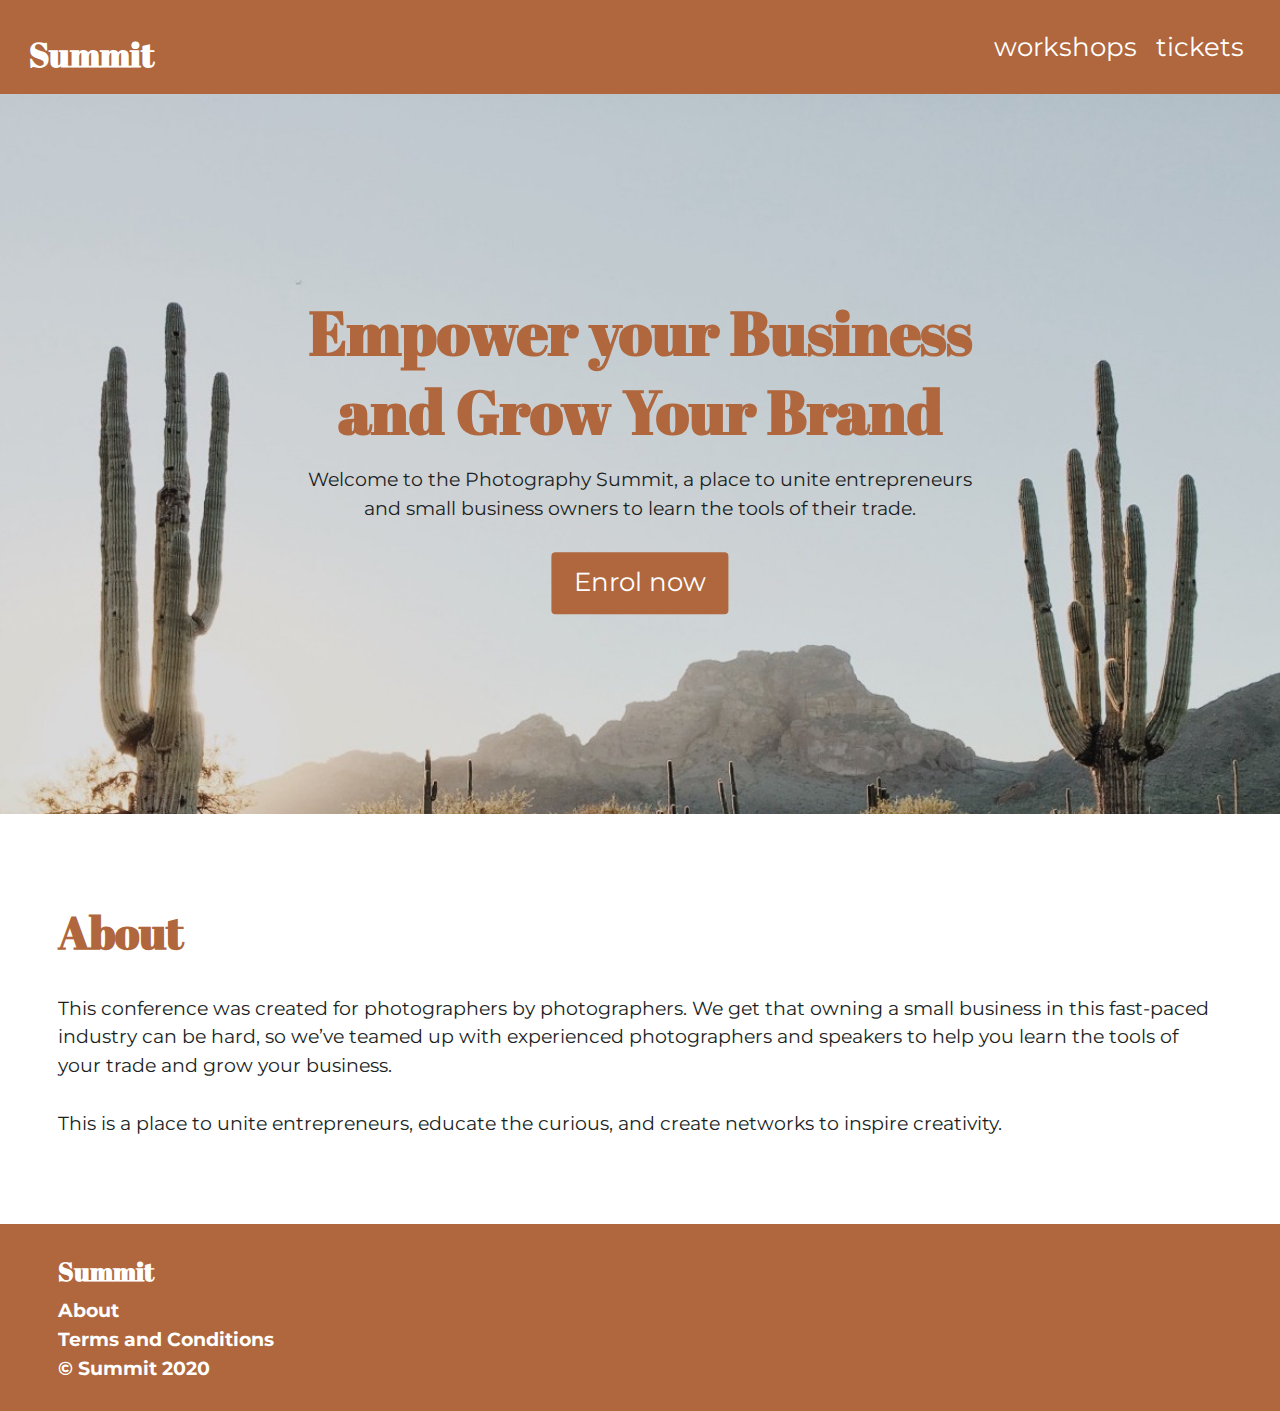
<file: index.html>
<!DOCTYPE html>
<html lang="en-ca">
<head>
  <meta charset="utf-8">
  <title>Summit</title>
  <link href="css/modules.css" rel="stylesheet">
  <link href="css/grid.css" rel="stylesheet">
  <link href="css/type.css" rel="stylesheet">
  <link href="css/main.css" rel="stylesheet">
  <link href="https://fonts.googleapis.com/css2?family=Abril+Fatface&family=Montserrat&display=swap" rel="stylesheet">
  <link rel="shortcut icon" href="favicon.ico">
  <link rel="icon" type="image/png" href="favicon-196.png">
  <meta name="viewport" content="width=device-width,initial-scale=1">
</head>
<body>

  <ul class="skip-links">
    <li><a href="#nav">Jump to navigation</a></li>
    <li><a href="#main">Jump to main content</a></li>
  </ul>

  <header role="banner">
    <div class=" header grid grid-middle gutter push-0">
      <h1 class="unit xs-1 s-1 m-1-3 l-1-3 giga pad-b-1-2 pad-t push-0"><a href="index.html" class="pages">Summit</a></h1>
      <nav class="unit xs-1 s-1 m-2-3 l-2-3 pad-b -1-2 pad-t" role="navigation" id="nav" tabindex="0">
        <ul class="list-group-inline push-0 text-right">
          <li><a class="gutter-1-4 pages nav mega" href="workshops.html">workshops</a></li>
          <li><a class="gutter-1-4 pages nav mega" href="tickets.html">tickets</a></li>
        </ul>
      </nav>

    </div>
  </header>

  <main role="main" id="main" tabindex="0">

    <section>
      <div class="banner embed embed-16by9">
        <img class="embed-item" src="images/banner.jpg" alt="landscape photo">
        <div class="banner-content pin-c max-length text-center">
          <h2 class="push-1-2">Empower your Business and Grow Your Brand</h2>
          <p>Welcome to the Photography Summit, a place to unite entrepreneurs and small business owners to learn the tools of their trade.</p>
          <a class="btn btn-light mega" href="sign-up.html">Enrol now</a>
        </div>
      </div>
    </section>

    <br>

    <section class="border pad-t-2 pad-b-2 gutter-2">
      <h2 class="tera">About</h2>
      <p>This conference was created for photographers by photographers. We get that owning a small business in this fast-paced industry can be hard, so we’ve teamed up with experienced photographers and speakers to help you learn the tools of your trade and grow your business.</p>
      <p>This is a place to unite entrepreneurs, educate the curious, and create networks to inspire creativity.</p>
    </section>
  </main>

  <footer role="contentinfo">
    <div class=" footer micro text-left gutter-2 island">
      <p class="mega push-0 pad-b-1-4 bold">Summit</p>
      <ul class="push-0 list-group bold kilo">
        <li>About</li>
        <li>Terms and Conditions</li>
        <li>© Summit 2020</li>
      </ul>
    </div>
  </footer>

</body>
</html>
</file>
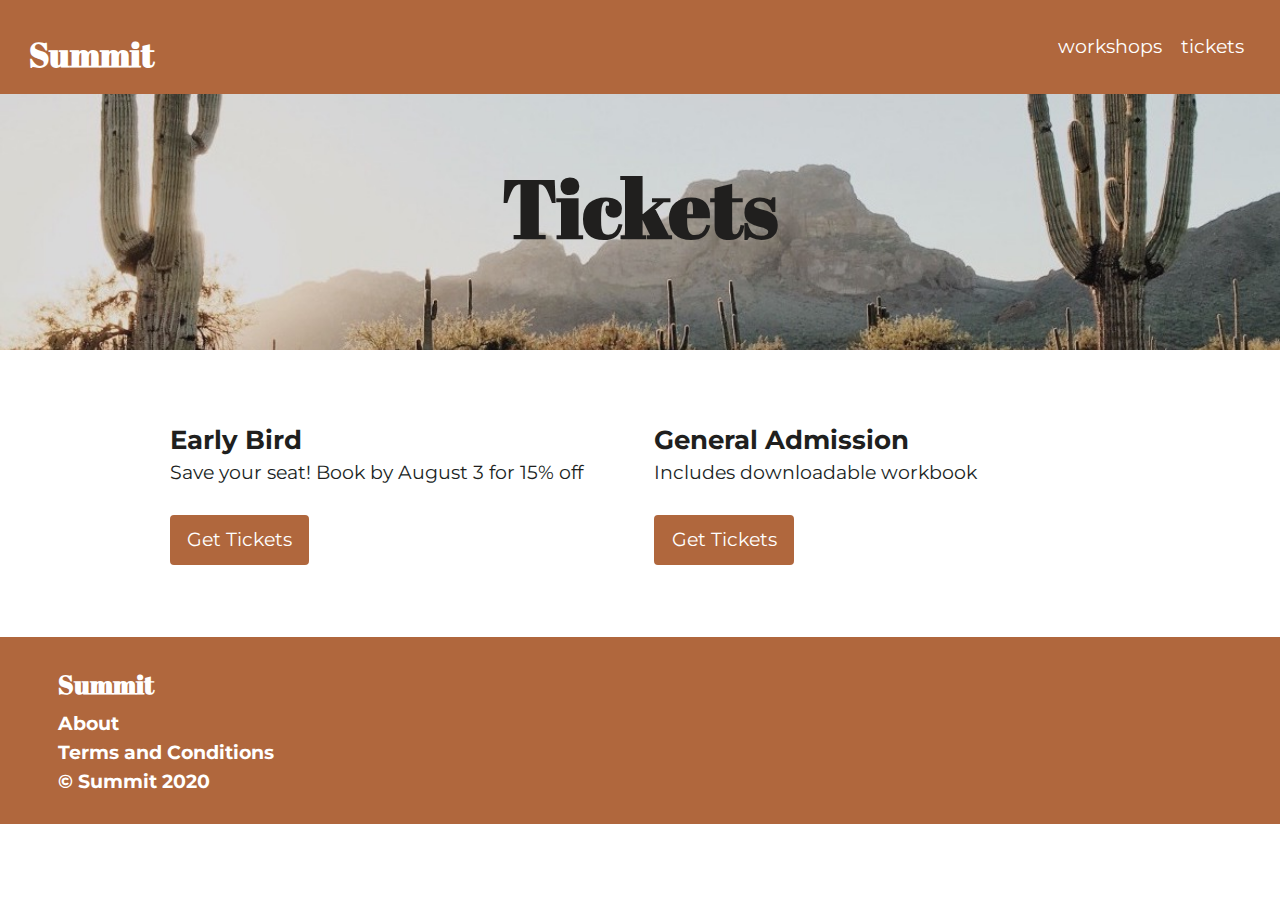
<file: tickets.html>
<!DOCTYPE html>
<html lang="en-ca">
<head>
  <meta charset="utf-8">
  <title>Summit - tickets</title>
  <meta name="viewport" content="width=device-width,initial-scale=1">
  <link href="css/modules.css" rel="stylesheet">
  <link href="css/grid.css" rel="stylesheet">
  <link href="css/type.css" rel="stylesheet">
  <link href="css/main.css" rel="stylesheet">
  <link href="https://fonts.googleapis.com/css2?family=Abril+Fatface&family=Montserrat&display=swap" rel="stylesheet">
</head>

<body>
  <ul class="skip-links">
    <li><a href="#nav">Jump to navigation</a></li>
    <li><a href="#main">Jump to main content</a></li>
  </ul>

  <header role="banner">
    <div class=" header grid grid-middle gutter push-0">
      <h1 class="unit xs-1 s-1 m-1-3 l-1-3 giga pad-b-1-2 pad-t push-0"><a href="index.html">Summit</a></h1>

      <nav class="unit xs-1 s-1 m-2-3 l-2-3 pad-b -1-2 pad-t" role="navigation" id="nav" tabindex="0">
        <ul class="list-group-inline push-0 text-right">
          <li><a class="gutter-1-4" href="workshops.html"><span class="pages">workshops</span></a></li>
          <li><a class="gutter-1-4" href="tickets.html"><span class="pages">tickets</span></a></li>
        </ul>
      </nav>

    </div>
  </header>

  <main role="main" id="main" tabindex="0">

    <section>
      <div class="banner embed embed-5by1">
        <img class="embed-item" src="images/wide-banner.jpg" alt="">
        <div class="banner-content pin-c max-length">
          <h1 class="caption text-center">Tickets</h1>
        </div>
      </div>
    </section>

    <section class="border pad-t-2 pad-b-2 gutter-2">
      <div class="grid grid-stretch wrapper gutter-1-2">
        <div class="unit card xs-1 s-1 m-1-2 l-1-2 pad-t-2 island-1-2">
          <h3 class="mega push-0">Early Bird</h3>
          <p>Save your seat! Book by August 3 for 15% off</p>
          <a class="btn btn-light" href="sign-up.html">Get Tickets</a>
        </div>
        <div class="unit card xs-1 s-1 m-1-2 l-1-2 pad-t-2 island-1-2">
          <h3 class="mega push-0">General Admission</h3>
          <p>Includes downloadable workbook</p>
          <a class="btn btn-light" href="sign-up.html">Get Tickets</a>
        </div>
    </section>

  </main>

  <footer role="contentinfo">
    <div class=" footer micro text-left gutter-2 island">
      <p class="mega push-0 pad-b-1-4 bold">Summit</p>
      <ul class="push-0 list-group bold kilo">
        <li>About</li>
        <li>Terms and Conditions</li>
        <li>© Summit 2020</li>
      </ul>
    </div>
  </footer>

</body>
</html>
</file>
<file: css/modules.css>
/*
 * Modulifier || Code released under the UNLICENSE
 * Code under other copyrights & licenses listed below.
 * https://modulifier.web-dev.tools/#responsive;images;list-group;embed;media-object;icons;hidden;positioning;nice-lists;forms;buttons;accessibility;print
 */

@-moz-viewport { width: device-width; scale: 1; }
@-ms-viewport { width: device-width; scale: 1; }
@-o-viewport { width: device-width; scale: 1; }
@-webkit-viewport { width: device-width; scale: 1; }
@viewport { width: device-width; scale: 1; }

html {
  box-sizing: border-box;
  -moz-text-size-adjust: 100%;
  -ms-text-size-adjust: 100%;
  -webkit-text-size-adjust: 100%;
  text-size-adjust: 100%;
}

*, *::before, *::after {
  box-sizing: inherit;
}

body {
  margin: 0;
}

article,
aside,
details,
figcaption,
figure,
footer,
header,
main,
menu,
nav,
section,
summary {
  display: block;
}

audio,
canvas,
progress,
video {
  display: inline-block;
  vertical-align: baseline;
}

template {
  display: none;
}

details {
  cursor: pointer;
}

audio:not([controls]) {
  display: none;
  height: 0;
}

a,
area,
button,
input,
label,
select,
textarea,
[tabindex] {
  -ms-touch-action: manipulation;
  touch-action: manipulation;
}

img {
  border: 0;
}

.img-flex,
.img-flex img {
  display: block;
  width: 100%;
}

svg {
  fill: currentColor;
}

svg:not(:root) {
  overflow: hidden;
}

svg.img-flex {
  width: 100%;
  height: 100%;
}

.image-replacement, .ir {
  overflow: hidden;
  direction: ltr;
  text-align: left;
  text-indent: 100%;
  white-space: nowrap;
}

.list-group, .list-group-inline, .list-group--inline {
  padding-left: 0;
  list-style-type: none;
}

.list-group > dd {
  margin-left: 0;
}

.list-group-inline::before,
.list-group-inline::after,
.list-group--inline::before,
.list-group--inline::after {
  content: "";
  display: table;
}

.list-group-inline::after,
.list-group--inline::after {
  clear: both;
}

.list-group-inline > li,
.list-group--inline > li {
  display: inline-block;
}

.list-group-inline > dt,
.list-group--inline > dt {
  clear: left;
  float: left;
  width: 11em;
}

.list-group-inline > dd,
.list-group--inline > dd {
  float: left;
  min-width: 12em;
}

.embed {
  margin-left: 0;
  margin-right: 0;
  overflow: hidden;
  position: relative;
  width: 100%;
}

.embed-1by1, .embed--1by1 {
  padding-top: 100%; /* Square */
}

.embed-4by3, .embed--4by3 {
  padding-top: 75%; /* Traditional TV/computer screens */
}

.embed-iso216, .embed--iso216 {
  padding-top: 70.92%; /* A-standard paper sizes */
}

.embed-3by2, .embed--3by2 {
  padding-top: 66.6%; /* Classic 35 mm film & most digital photos, landscape */
}

.embed-2by3, .embed--2by3 {
  padding-top: 150%; /* Classic 35 mm film & most digital photos, portrait */
}

.embed-golden, .embed--golden {
  padding-top: 61.8%; /* The Golden Ratio */
}

.embed-16by9, .embed--16by9 {
  padding-top: 56.25%; /* HD TV */
}

.embed-185by100, .embed--185by100 {
  padding-top: 54.05%; /* Common widescreen cinema */
}

.embed-24by10, .embed--24by10 {
  padding-top: 41.667%; /* Widescreen cinema: 2.4:1 */
}

.embed-3by1, .embed--3by1 {
  padding-top: 33.3333%; /* Panorama photos */
}

.embed-4by1, .embed--4by1 {
  padding-top: 25%; /* Polyvision */
}

.embed-5by1, .embed--5by1 {
  padding-top: 20%; /* Really wide... */
}

.embed-item, .embed__item {
  min-height: 100%;
  left: 0;
  position: absolute;
  top: 0;
  width: 100%;
}

.media {
  overflow: hidden;
}

.media-img, .media__img {
  float: left;
}

.media-img-reversed, .media__img--reversed {
  float: right;
}

.media-img-stacked, .media__img--stacked {
  float: none;
}

.media-body, .media__body {
  overflow: hidden;
  min-width: 12em; /* Slightly less than 200px, responsiveness built in */
}

.icon {
  display: inline-block;
  position: relative;
  background: transparent none no-repeat center center;
  background-size: contain;
  vertical-align: middle;
}

.i-16, .i--16 {
  height: 16px;
  width: 16px;
}

.i-18, .i--18 {
  height: 18px;
  width: 18px;
}

.i-20, .i--20 {
  height: 20px;
  width: 20px;
}

.i-24, .i--24 {
  height: 24px;
  width: 24px;
}

.i-32, .i--32 {
  height: 32px;
  width: 32px;
}

.i-48, .i--48 {
  height: 48px;
  width: 48px;
}

.i-64, .i--64 {
  height: 64px;
  width: 64px;
}

.i-96, .i--96 {
  height: 96px;
  width: 96px;
}

.i-128, .i--128 {
  height: 128px;
  width: 128px;
}

.i-192, .i--192 {
  height: 192px;
  width: 192px;
}

.i-256, .i--256 {
  height: 256px;
  width: 256px;
}

.icon img,
.icon svg {
  left: 0;
  height: 100%;
  position: absolute;
  top: 0;
  width: 100%;
  fill: currentColor;
}

.icon-label {
  vertical-align: middle;
}

.icon-link,
.icon-link:focus,
.icon-link:hover {
  text-decoration: none;
}

[hidden], .hidden {
  /* stylelint-disable declaration-no-important */
  display: none !important;
  visibility: hidden !important;
  /* stylelint-enable */
}

.visually-hidden {
  height: 1px;
  margin: -1px;
  overflow: hidden;
  padding: 0;
  position: absolute;
  width: 1px;
  border: 0;
  clip: rect(0 0 0 0);
  clip-path: inset(50%);
}

.visually-hidden.focusable:active, .visually-hidden.focusable:focus {
  height: auto;
  margin: 0;
  overflow: visible;
  position: static;
  width: auto;
  clip: auto;
  clip-path: none;
}

.invisible {
  visibility: hidden;
}

.chop,
.crop {
  overflow: hidden;
}

.truncate {
  max-width: 100%;
  overflow: hidden;
  width: 100%;
  text-overflow: ellipsis;
  white-space: nowrap;
}

.scrollable {
  max-width: 100%;
  overflow-x: auto;
  overflow-y: hidden;
  -webkit-overflow-scrolling: touch;
}

.flex-row {
  display: -webkit-flex;
  display: -ms-flexbox;
  display: flex;
}

.flex-justify {
  -webkit-justify-content: space-between;
  -ms-flex-pack: space-between;
  justify-content: space-between;
}

.flex-align-center {
  -webkit-align-items: center;
  -ms-flex-align: center;
  align-items: center;
}

.center-text,
.center-flow {
  text-align: center;
}

.center-block {
  margin-left: auto;
  margin-right: auto;
}

.no-auto-margins,
.not-centered {
  /* stylelint-disable declaration-no-important */
  margin-left: 0 !important;
  margin-right: 0 !important;
  /* stylelint-enable */
}

.center-content,
.center-content-vertical,
.center-contents,
.center-contents-vertical {
  display: -webkit-flex;
  display: -ms-flexbox;
  display: flex;
  -webkit-justify-content: center;
  -ms-flex-pack: center;
  justify-content: center;
  -webkit-align-items: center;
  -ms-flex-align: center;
  align-items: center;
  -webkit-align-content: center;
  -ms-flex-line-pack: center;
  align-content: center;
  -webkit-flex-direction: column wrap;
  -ms-flex-direction: column wrap;
  flex-flow: column wrap;
}

.center-content-start,
.center-content-vertical-start,
.center-contents-start,
.center-contents-vertical-start {
  display: -webkit-flex;
  display: -ms-flexbox;
  display: flex;
  -webkit-justify-content: center;
  -ms-flex-pack: center;
  justify-content: center;
  -webkit-flex-direction: column wrap;
  -ms-flex-direction: column wrap;
  flex-flow: column wrap;
}

.center-content-horizontal,
.center-contents-horizontal {
  display: -webkit-flex;
  display: -ms-flexbox;
  display: flex;
  -webkit-justify-content: center;
  -ms-flex-pack: center;
  justify-content: center;
  -webkit-align-items: center;
  -ms-flex-align: center;
  align-items: center;
  -webkit-align-content: center;
  -ms-flex-line-pack: center;
  align-content: center;
  -webkit-flex-direction: row wrap;
  -ms-flex-direction: row wrap;
  flex-flow: row wrap;
}

.clearfix::after {
  content: " ";
  display: block;
  clear: both;
}

.left {
  float: left;
}

.right {
  float: right;
}

.inline {
  display: inline;
}

.block {
  display: block;
}

.inline-block, .ib {
  display: inline-block;
}

.valign-top {
  vertical-align: top;
}

.valign-bottom {
  vertical-align: bottom;
}

.valign-middle {
  vertical-align: middle;
}

.fixed {
  position: fixed;
}

.relative {
  position: relative;
}

[class*="pin-"],
.absolute {
  position: absolute;
}

.static {
  position: static;
}

.zindex-1 {
  z-index: 1;
}

.zindex-2 {
  z-index: 2;
}

.zindex-3 {
  z-index: 3;
}

.zindex-1000 {
  z-index: 1000;
}

.pin-top-left,
.pin-left-top,
.pin-tl,
.pin-lt {
  top: 0;
  left: 0;
}

.pin-top-right,
.pin-right-top,
.pin-tr,
.pin-rt {
  top: 0;
  right: 0;
}

.pin-bottom-left,
.pin-left-bottom,
.pin-bl,
.pin-lb {
  bottom: 0;
  left: 0;
}

.pin-bottom-right,
.pin-right-bottom,
.pin-br,
.pin-rb {
  bottom: 0;
  right: 0;
}

.pin-top-center,
.pin-center-top,
.pin-tc,
.pin-ct {
  left: 50%;
  top: 0;
  transform: translateX(-50%);
}

.pin-bottom-center,
.pin-center-bottom,
.pin-bc,
.pin-cb {
  bottom: 0;
  left: 50%;
  transform: translateX(-50%);
}

.pin-center-left,
.pin-left-center,
.pin-cl,
.pin-lc {
  left: 0;
  top: 50%;
  transform: translateY(-50%);
}

.pin-center-right,
.pin-right-center,
.pin-cr,
.pin-rc {
  right: 0;
  top: 50%;
  transform: translateY(-50%);
}

.pin-center, .pin-c {
  left: 50%;
  top: 50%;
  transform: translate(-50%, -50%);
}

.width-quarter, .w-1-4 {
  width: 25%;
}

.width-half, .w-1-2 {
  width: 50%;
}

.width-full, .w-1 {
  width: 100%;
}

.height-quarter, .h-1-4 {
  height: 25%;
}

.height-half, .h-1-2 {
  height: 50%;
}

.height-full, .h-1 {
  height: 100%;
}

.height-win-quarter, .h-w-1-4 {
  height: 25vh;
  max-height: 46em;
}

.height-win-half, .h-w-1-2 {
  height: 50vh;
  max-height: 46em;
}

.height-win-full, .h-w-1 {
  height: 100vh;
  max-height: 46em;
}

ul {
  list-style-type: none;
}

ul > li::before {
  content: "·";
  float: left;
  margin-left: -1.6em;
  width: 1.3em;
  text-align: right;
}

ol {
  counter-reset: ol-simple-numbers;
  list-style-type: none;
}

ol > li::before {
  float: left;
  margin-left: -1.6em;
  width: 1.3em;
  counter-increment: ol-simple-numbers;
  content: counter(ol-simple-numbers);
  text-align: right;
}

.list-group > li::before,
.list-group-inline > li::before,
.list-group--inline > li::before {
  content: none;
}

/* stylelint-disable no-descending-specificity */

/*
 * (c) Nicolas Gallagher and Jonathan Neal of Normalize.css || MIT License
 *     https://necolas.github.io/normalize.css/
 */

button,
input,
optgroup,
select,
textarea {
  color: inherit;
  font: inherit;
  margin: 0;
}

button,
input {
  overflow: visible;
}

button,
select {
  text-transform: none;
}

button,
html [type="button"],
[type="reset"],
[type="submit"] {
  -webkit-appearance: button;
  cursor: pointer;
}

button[disabled],
html input[disabled] {
  cursor: default;
}

button::-moz-focus-inner,
input::-moz-focus-inner {
  border: 0;
  padding: 0;
}

[type="checkbox"],
[type="radio"] {
  opacity: 0;
  position: absolute;
  height: 1px;
  width: 1px;
}

[type="number"]::-webkit-inner-spin-button,
[type="number"]::-webkit-outer-spin-button {
  height: auto;
}

[type="search"]::-webkit-search-cancel-button,
[type="search"]::-webkit-search-decoration {
  -webkit-appearance: none;
}

fieldset {
  padding-left: 0;
  padding-right: 0;

  border: 0;
  border-top: 2px solid #666;
}

legend {
  color: inherit;
  display: table;
  max-width: 100%;
  padding: 0 .3em 0 0;
  white-space: normal;

  border: 0;

  font-weight: bold;
}

optgroup {
  font-weight: bold;
}

::-webkit-input-placeholder {
  color: inherit;
  opacity: .54;
}

::-webkit-file-upload-button {
  -webkit-appearance: button;
  font: inherit;
}

/* End Normalize.css code */

label,
.label-block {
  display: block;
  cursor: pointer;
}

[type="checkbox"] + label,
[type="radio"] + label,
.label-inline {
  display: inline-block;
}

input:not([type]),
[type="text"],
[type="number"],
[type="search"],
[type="url"],
[type="email"],
[type="password"],
[type="tel"],
[type="datetime-local"],
[type="month"],
[type="week"],
[type="date"],
[type="time"],
[type="range"],
select,
textarea {
  -moz-appearance: none;
  -webkit-appearance: none;
  appearance: none;
}

input,
textarea {
  display: block;
  width: 100%;

  background-color: #fff;
  border: 2px solid #666;
  border-radius: 0;
}

label {
  vertical-align: middle;
}

textarea {
  max-width: 100%;
  min-height: 4em;
  overflow: auto;
}

[type="color"] {
  display: inline-block;
  width: 2em;
}

select {
  display: block;
  width: 100%;

  background-image: url("data:image/svg+xml,%3Csvg xmlns='http://www.w3.org/2000/svg' width='256' height='256' viewBox='0 0 256 256'%3E%3Cpath fill='none' stroke='%23000' stroke-miterlimit='10' stroke-width='70' d='M36.3 82.1l91.9 91.8 91.5-91.8'/%3E%3C/svg%3E");
  background-repeat: no-repeat;
  background-position: calc(100% - .4em) center;
  background-size: 18px auto;
  background-color: #fff;
  border: 2px solid #666;
  border-radius: 0;
}

[type="checkbox"] + label::before {
  content: " ";
  display: inline-block;
  height: 1.8em;
  margin-right: .3em;
  position: relative;
  vertical-align: middle;
  top: -.1em;
  width: 1.8em;

  background-color: #fff;
  background-size: cover;
  border: 2px solid #666;

  line-height: inherit;
}

[type="checkbox"]:checked + label::before {
  background-image: url("data:image/svg+xml,%3Csvg xmlns='http://www.w3.org/2000/svg' width='256' height='256' viewBox='0 0 256 256'%3E%3Cpath fill='none' stroke='%23000' stroke-miterlimit='10' stroke-width='50' d='M49.9 130.1l50.8 50.7L206.1 75.2'/%3E%3C/svg%3E");
}

[type="checkbox"]:focus + label::before {
  outline: 3px solid #000;
  z-index: 1000;
}

[type="radio"] + label::before {
  content: " ";
  display: inline-block;
  height: 1.8em;
  margin-right: .3em;
  position: relative;
  vertical-align: middle;
  top: -.1em;
  width: 1.8em;

  background-color: #fff;
  background-size: cover;
  border: 2px solid #666;
  border-radius: 50%;

  line-height: inherit;
}

[type="radio"]:checked + label::before {
  background-image: url("data:image/svg+xml,%3Csvg xmlns='http://www.w3.org/2000/svg' width='256' height='256' viewBox='0 0 256 256'%3E%3Ccircle cx='128' cy='128' r='70.4'/%3E%3C/svg%3E");
}

[type="radio"]:focus + label::before,
[type="radio"] + label:focus::before {
  box-shadow: 0 0 0 3px #000;
  z-index: 1000;
}

[type="range"] {
  border: 0;
  background-color: #fff;
}

[type="range"]::-webkit-slider-runnable-track {
  height: 6px;

  -webkit-appearance: none;
  appearance: none;
  background-color: #ccc;
  border: 0;
  border-radius: 3px;
}

[type="range"]:active::-webkit-slider-runnable-track {
  background-color: #ccc;
}

[type="range"]::-moz-range-track {
  height: 6px;

  -moz-appearance: none;
  appearance: none;
  background-color: #ccc;
  border: 0;
  border-radius: 3px;
}

[type="range"]:active::-moz-range-track {
  background-color: #ccc;
}

[type="range"]::-ms-track {
  height: 6px;

  -ms-appearance: none;
  appearance: none;
  background-color: #ccc;
  border: 0;
  border-radius: 3px;
}

[type="range"]:active::-ms-track {
  background-color: #ccc;
}

[type="range"]::-webkit-slider-thumb {
  margin-top: -4px;
  height: 16px;
  width: 16px;

  -webkit-appearance: none;
  appearance: none;
  background-color: #000;
  border: none;
  border-radius: 50%;
}

[type="range"]:hover::-webkit-slider-thumb {
  background-color: #000;
}

[type="range"]:active::-webkit-slider-thumb {
  background-color: #000;
}

[type="range"]::-moz-range-thumb {
  margin-top: -4px;
  height: 16px;
  width: 16px;

  -webkit-appearance: none;
  appearance: none;
  background-color: #000;
  border: none;
  border-radius: 50%;
}

[type="range"]:hover::-moz-range-thumb {
  background-color: #000;
}

[type="range"]:active::-moz-range-thumb {
  background-color: #000;
}

[type="range"]::-ms-thumb {
  margin-top: -4px;
  height: 16px;
  width: 16px;

  -webkit-appearance: none;
  appearance: none;
  background-color: #000;
  border: none;
  border-radius: 50%;
}

[type="range"]:hover::-ms-thumb {
  background-color: #000;
}

[type="range"]:active::-ms-thumb {
  background-color: #000;
}

[type="checkbox"].hide-custom-input + label::before,
[type="checkbox"] + .hide-custom-input::before,
[type="radio"].hide-custom-input + label::before,
[type="radio"] + .hide-custom-input::before {
  content: none;
  display: none;
}

/* stylelint-enable */

.link-box {
  display: block;
  text-decoration: none;
}

/* stylelint-disable no-descending-specificity */

button,
.btn {
  cursor: pointer;
  display: inline-block;
  margin: 0;
  overflow: visible;
  padding: .375em .75em .42em;
  -webkit-appearance: none;
  -moz-appearance: none;
  appearance: none;
  background-color: #333;
  border-radius: 4px;
  border: 3px solid #333;
  color: #fff;
  font: inherit;
  text-decoration: none;
  text-transform: none;
}

button::-moz-focus-inner {
  border: 0;
  padding: 0;
}

/* stylelint-enable */

button:focus,
button:hover,
.btn:focus,
.btn:hover {
  background-color: #000;
  border-color: #000;
  color: #fff;
}

button[disabled] {
  cursor: default;
}

.btn-light, .btn--light {
  background-color: #e2e2e2;
  border-color: #e2e2e2;
  color: #000;
}

.btn-light:focus,
.btn-light:hover,
.btn--light:focus,
.btn--light:hover {
  background-color: #666;
  border-color: #666;
  color: #fff;
}

.btn-ghost,
.btn--ghost {
  background-color: transparent;
  border-color: #333;
  color: #000;
}

.btn-ghost:focus,
.btn-ghost:hover,
.btn--ghost:focus,
.btn--ghost:hover {
  background-color: #e2e2e2;
  border-color: #000;
  color: #000;
}

.btn-link {
  display: inline;
  padding: 0;
  background-color: transparent;
  border-radius: 0;
  border: 0;
  color: inherit;
}

.btn-link:focus,
.btn-link:hover {
  background-color: transparent;
  color: inherit;
}

a:hover, a:active {
  outline: none;
}

a:focus,
[tabindex="0"]:focus,
details:focus,
summary:focus,
input:focus,
textarea:focus,
button:focus,
select:focus {
  outline: 3px solid #000;
  outline-offset: 0;
}

a:focus, [tabindex="0"]:focus {
  outline-offset: 3px;
}

.skip-links {
  margin: 0;
  padding: 0;
  list-style-type: none;
}

.skip-links > li::before {
  content: none; /* Remove the bullets if nice lists is selected */
}

.skip-links a,
.skip-links button {
  padding: .5em .75em;
  position: absolute;
  top: -10em;
  z-index: 10000; /* To make sure they're always on top */
  background-color: #000;
  border: 0;
  color: #fff;
  font-size: 1.125rem;
  font-weight: bold;
  text-decoration: none;
}

.skip-links a:focus,
.skip-links button:focus {
  outline-offset: 3px;
  top: 0;
}

[aria-busy="true"] {
  cursor: progress;
}

[aria-controls] {
  cursor: pointer;
}

[aria-disabled] {
  cursor: default;
}

.print-only {
  display: none;
  visibility: hidden;
}

.page-break-before {
  page-break-before: always;
}

.page-break-after {
  page-break-after: always;
}

.no-page-break-inside {
  page-break-inside: avoid;
}

@media print {

  /* stylelint-disable declaration-no-important */

  .no-print {
    display: none !important;
    visibility: hidden !important;
  }

  .print-only,
  .force-print {
    display: block !important;
    visibility: visible !important;
  }

  /* stylelint-enable */

  .visually-hidden.force-print {
    height: auto;
    margin: 0;
    overflow: visible;
    padding: 0;
    position: static;
    width: auto;
    border: 0;
    clip: initial;
    clip-path: none;
  }

  /*
   * (c) Fabien Sa || MIT License
   *     http://bafs.github.io/Gutenberg/
   */

  table,
  blockquote,
  pre,
  code,
  figure,
  li,
  hr,
  ul,
  ol,
  a,
  tr {
    page-break-inside: avoid;
  }

  h1, h2, h3, h4, h5, h6, p, a {
    orphans: 3;
    widows: 3;
  }

  h1,
  h2,
  h3,
  h4,
  h5,
  h6 {
    page-break-after: avoid;
    page-break-inside: avoid;
  }

  h1 + p,
  h2 + p,
  h3 + p,
  h4 + p,
  h5 + p,
  h6 + p {
    page-break-before: avoid;
  }

  img {
    page-break-after: auto;
    page-break-before: auto;
    page-break-inside: avoid;
  }

  /* stylelint-disable declaration-no-important */

  pre {
    white-space: pre-wrap !important;
    word-wrap: break-word;
  }

  /* stylelint-enable */

  /* End Gutenberg code */

  /*
   * (c) HTML5 Boilerplate || MIT License
   *     https://html5boilerplate.com/
   */

  /* stylelint-disable declaration-no-important */

  *, *::before, *::after, *::first-letter, *::first-line {
    background: none transparent !important;
    color: #000 !important;
    box-shadow: none !important;
    text-shadow: none !important;
  }

  /* stylelint-enable */

  a, a:visited {
    text-decoration: underline;
  }

  a[href]::after {
    content: " (" attr(href) ")";
  }

  abbr[title]::after {
    content: " (" attr(title) ")";
  }

  a[href^="#"]::after,
  a[href^="javascript:"]::after,
  a.no-print-href::after,
  a.href-no-print::after {
    content: "";
  }

  thead {
    display: table-header-group;
  }

  /* End HTML5 Boilerplate code */

}
</file>
<file: css/grid.css>
/*
  Gridifier || Code released under the UNLICENSE
  https://gridifier.web-dev.tools/#xs,3,0,0,0;s,3,25,0,1;m,3,38,1,1;l,3,60,1,1
*/

.grid {
  margin: 0;
  padding: 0;
  letter-spacing: -.31em;
  text-rendering: optimizeSpeed;
  display: -webkit-flex;
  display: -ms-flexbox;
  display: flex;
  -webkit-flex-flow: row wrap;
  -ms-flex-flow: row wrap;
  flex-flow: row wrap;
}

.grid-bottom {
  -webkit-align-items: flex-end;
  -ms-align-items: flex-end;
  align-items: flex-end;
}

.grid-middle {
  -webkit-align-items: center;
  -ms-align-items: center;
  align-items: center;
}

.grid-stretch {
  -webkit-align-items: stretch;
  -ms-align-items: stretch;
  align-items: stretch;
}

.opera-only :-o-prefocus,
.grid {
  word-spacing: -.43em;
}

.unit {
  letter-spacing: normal;
  text-rendering: auto;
  vertical-align: top;
  word-spacing: normal;
  display: inline-block;
  visibility: visible;
}

.grid-bottom .unit {
  vertical-align: bottom;
}

.grid-middle .unit {
  vertical-align: middle;
}

[class*="unit-push-"],
[class*="unit-pull-"] {
  position: relative;
}

.unit-content-distribute {
  display: -ms-flexbox;
  display: -webkit-flex;
  display: flex;
  -ms-flex-direction: column;
  -webkit-flex-direction: column;
  flex-direction: column;
  -ms-flex-pack: justify;
  -webkit-justify-content: space-between;
  justify-content: space-between;
}

.unit-content-center,
.unit-content-center-vertical {
  display: -webkit-flex;
  display: -ms-flexbox;
  display: flex;
  -webkit-justify-content: center;
  -ms-flex-pack: center;
  justify-content: center;
  -webkit-align-items: center;
  -ms-flex-align: center;
  align-items: center;
  -webkit-align-content: center;
  -ms-flex-line-pack: center;
  align-content: center;
  -webkit-flex-direction: column wrap;
  -ms-flex-direction: column wrap;
  flex-flow: column wrap;
}

.unit-content-center-horizontal {
  display: -webkit-flex;
  display: -ms-flexbox;
  display: flex;
  -webkit-justify-content: center;
  -ms-flex-pack: center;
  justify-content: center;
  -webkit-align-items: center;
  -ms-flex-align: center;
  align-items: center;
  -webkit-align-content: center;
  -ms-flex-line-pack: center;
  align-content: center;
  -webkit-flex-direction: row wrap;
  -ms-flex-direction: row wrap;
  flex-flow: row wrap;
}

.content-fill,
.content-stretch {
  -ms-flex-grow: 2;
  -webkit-flex-grow: 2;
  flex-grow: 2;
  max-width: 100%; /* @bugfix: IE 10, 11 */
}

.content-shrink {
  -ms-align-self: center;
  -webkit-align-self: center;
  align-self: center;
}

.unit-xs-hidden,
.xs-0 {
  display: none;
  visibility: hidden;
}

.unit-xs-centered {
  margin: 0 auto;
}

.unit-xs-1,
.xs-1 {
  display: block;
  visibility: visible;
  width: 100%;
}

.unit-xs-1-2,
.xs-1-2 {
  width: 50%;
}

.unit-xs-1-3,
.xs-1-3 {
  width: 33.3333%;
}

.unit-xs-2-3,
.xs-2-3 {
  width: 66.6667%;
}

.unit-xs-1-2,
.xs-1-2,
.unit-xs-1-3,
.xs-1-3,
.unit-xs-2-3,
.xs-2-3 {
  display: inline-block;
  visibility: visible;
}

.unit-xs-1-2[class*="-content-"],
.xs-1-2[class*="-content-"],
.unit-xs-1-3[class*="-content-"],
.xs-1-3[class*="-content-"],
.unit-xs-2-3[class*="-content-"],
.xs-2-3[class*="-content-"] {
  display: -webkit-flex;
  display: -ms-flexbox;
  display: flex;
}

.unit-xs-content-distribute,
.xs-content-distribute {
  display: -ms-flexbox;
  display: -webkit-flex;
  display: flex;
  -ms-flex-direction: column;
  -webkit-flex-direction: column;
  flex-direction: column;
  -ms-flex-pack: justify;
  -webkit-justify-content: space-between;
  justify-content: space-between;
}

.unit-xs-content-center,
.unit-xs-content-center-vertical {
  display: -webkit-flex;
  display: -ms-flexbox;
  display: flex;
  -webkit-justify-content: center;
  -ms-flex-pack: center;
  justify-content: center;
  -webkit-align-items: center;
  -ms-flex-align: center;
  align-items: center;
  -webkit-align-content: center;
  -ms-flex-line-pack: center;
  align-content: center;
  -webkit-flex-direction: column wrap;
  -ms-flex-direction: column wrap;
  flex-flow: column wrap;
}

.unit-xs-content-center-horizontal {
  display: -webkit-flex;
  display: -ms-flexbox;
  display: flex;
  -webkit-justify-content: center;
  -ms-flex-pack: center;
  justify-content: center;
  -webkit-align-items: center;
  -ms-flex-align: center;
  align-items: center;
  -webkit-align-content: center;
  -ms-flex-line-pack: center;
  align-content: center;
  -webkit-flex-direction: row wrap;
  -ms-flex-direction: row wrap;
  flex-flow: row wrap;
}

.xs-content-fill,
.xs-content-stretch {
  -ms-flex-grow: 2;
  -webkit-flex-grow: 2;
  flex-grow: 2;
  max-width: 100%; /* @bugfix: IE 10, 11 */
}

.xs-content-shrink {
  -ms-align-self: center;
  -webkit-align-self: center;
  align-self: center;
}

@media only screen and (min-width: 25em) {

  .unit-s-hidden,
  .s-0 {
    display: none;
    visibility: hidden;
  }

  .unit-s-centered {
    margin: 0 auto;
  }

  .unit-s-1,
  .s-1 {
    display: block;
    visibility: visible;
    width: 100%;
  }

  .unit-push-s-0,
  .unit-pull-s-0 {
    left: 0;
  }

  .unit-s-1-2,
  .s-1-2 {
    width: 50%;
  }

  .unit-push-s-1-2 {
    left: 50%;
  }

  .unit-pull-s-1-2 {
    left: -50%;
  }

  .unit-s-1-3,
  .s-1-3 {
    width: 33.3333%;
  }

  .unit-push-s-1-3 {
    left: 33.3333%;
  }

  .unit-pull-s-1-3 {
    left: -33.3333%;
  }

  .unit-s-2-3,
  .s-2-3 {
    width: 66.6667%;
  }

  .unit-push-s-2-3 {
    left: 66.6667%;
  }

  .unit-pull-s-2-3 {
    left: -66.6667%;
  }

  .unit-s-1-2,
  .s-1-2,
  .unit-s-1-3,
  .s-1-3,
  .unit-s-2-3,
  .s-2-3 {
    display: inline-block;
    visibility: visible;
  }

  .unit-s-1-2[class*="-content-"],
  .s-1-2[class*="-content-"],
  .unit-s-1-3[class*="-content-"],
  .s-1-3[class*="-content-"],
  .unit-s-2-3[class*="-content-"],
  .s-2-3[class*="-content-"] {
    display: -webkit-flex;
    display: -ms-flexbox;
    display: flex;
  }

  .unit-s-content-distribute,
  .s-content-distribute {
    display: -ms-flexbox;
    display: -webkit-flex;
    display: flex;
    -ms-flex-direction: column;
    -webkit-flex-direction: column;
    flex-direction: column;
    -ms-flex-pack: justify;
    -webkit-justify-content: space-between;
    justify-content: space-between;
  }

  .unit-s-content-center,
  .unit-s-content-center-vertical {
    display: -webkit-flex;
    display: -ms-flexbox;
    display: flex;
    -webkit-justify-content: center;
    -ms-flex-pack: center;
    justify-content: center;
    -webkit-align-items: center;
    -ms-flex-align: center;
    align-items: center;
    -webkit-align-content: center;
    -ms-flex-line-pack: center;
    align-content: center;
    -webkit-flex-direction: column wrap;
    -ms-flex-direction: column wrap;
    flex-flow: column wrap;
  }

  .unit-s-content-center-horizontal {
    display: -webkit-flex;
    display: -ms-flexbox;
    display: flex;
    -webkit-justify-content: center;
    -ms-flex-pack: center;
    justify-content: center;
    -webkit-align-items: center;
    -ms-flex-align: center;
    align-items: center;
    -webkit-align-content: center;
    -ms-flex-line-pack: center;
    align-content: center;
    -webkit-flex-direction: row wrap;
    -ms-flex-direction: row wrap;
    flex-flow: row wrap;
  }

  .s-content-fill,
  .s-content-stretch {
    -ms-flex-grow: 2;
    -webkit-flex-grow: 2;
    flex-grow: 2;
    max-width: 100%; /* @bugfix: IE 10, 11 */
  }

  .s-content-shrink {
    -ms-align-self: center;
    -webkit-align-self: center;
    align-self: center;
  }

}

@media only screen and (min-width: 38em) {

  .unit-m-hidden,
  .m-0 {
    display: none;
    visibility: hidden;
  }

  .unit-m-centered {
    margin: 0 auto;
  }

  .unit-m-1,
  .m-1 {
    display: block;
    visibility: visible;
    width: 100%;
  }

  .unit-offset-m-0 {
    margin-left: 0;
  }

  .unit-push-m-0,
  .unit-pull-m-0 {
    left: 0;
  }

  .unit-m-1-2,
  .m-1-2 {
    width: 50%;
  }

  .unit-offset-m-1-2 {
    margin-left: 50%;
  }

  .unit-push-m-1-2 {
    left: 50%;
  }

  .unit-pull-m-1-2 {
    left: -50%;
  }

  .unit-m-1-3,
  .m-1-3 {
    width: 33.3333%;
  }

  .unit-offset-m-1-3 {
    margin-left: 33.3333%;
  }

  .unit-push-m-1-3 {
    left: 33.3333%;
  }

  .unit-pull-m-1-3 {
    left: -33.3333%;
  }

  .unit-m-2-3,
  .m-2-3 {
    width: 66.6667%;
  }

  .unit-offset-m-2-3 {
    margin-left: 66.6667%;
  }

  .unit-push-m-2-3 {
    left: 66.6667%;
  }

  .unit-pull-m-2-3 {
    left: -66.6667%;
  }

  .unit-m-1-2,
  .m-1-2,
  .unit-m-1-3,
  .m-1-3,
  .unit-m-2-3,
  .m-2-3 {
    display: inline-block;
    visibility: visible;
  }

  .unit-m-1-2[class*="-content-"],
  .m-1-2[class*="-content-"],
  .unit-m-1-3[class*="-content-"],
  .m-1-3[class*="-content-"],
  .unit-m-2-3[class*="-content-"],
  .m-2-3[class*="-content-"] {
    display: -webkit-flex;
    display: -ms-flexbox;
    display: flex;
  }

  .unit-m-content-distribute,
  .m-content-distribute {
    display: -ms-flexbox;
    display: -webkit-flex;
    display: flex;
    -ms-flex-direction: column;
    -webkit-flex-direction: column;
    flex-direction: column;
    -ms-flex-pack: justify;
    -webkit-justify-content: space-between;
    justify-content: space-between;
  }

  .unit-m-content-center,
  .unit-m-content-center-vertical {
    display: -webkit-flex;
    display: -ms-flexbox;
    display: flex;
    -webkit-justify-content: center;
    -ms-flex-pack: center;
    justify-content: center;
    -webkit-align-items: center;
    -ms-flex-align: center;
    align-items: center;
    -webkit-align-content: center;
    -ms-flex-line-pack: center;
    align-content: center;
    -webkit-flex-direction: column wrap;
    -ms-flex-direction: column wrap;
    flex-flow: column wrap;
  }

  .unit-m-content-center-horizontal {
    display: -webkit-flex;
    display: -ms-flexbox;
    display: flex;
    -webkit-justify-content: center;
    -ms-flex-pack: center;
    justify-content: center;
    -webkit-align-items: center;
    -ms-flex-align: center;
    align-items: center;
    -webkit-align-content: center;
    -ms-flex-line-pack: center;
    align-content: center;
    -webkit-flex-direction: row wrap;
    -ms-flex-direction: row wrap;
    flex-flow: row wrap;
  }

  .m-content-fill,
  .m-content-stretch {
    -ms-flex-grow: 2;
    -webkit-flex-grow: 2;
    flex-grow: 2;
    max-width: 100%; /* @bugfix: IE 10, 11 */
  }

  .m-content-shrink {
    -ms-align-self: center;
    -webkit-align-self: center;
    align-self: center;
  }

}

@media only screen and (min-width: 60em) {

  .unit-l-hidden,
  .l-0 {
    display: none;
    visibility: hidden;
  }

  .unit-l-centered {
    margin: 0 auto;
  }

  .unit-l-1,
  .l-1 {
    display: block;
    visibility: visible;
    width: 100%;
  }

  .unit-offset-l-0 {
    margin-left: 0;
  }

  .unit-push-l-0,
  .unit-pull-l-0 {
    left: 0;
  }

  .unit-l-1-2,
  .l-1-2 {
    width: 50%;
  }

  .unit-offset-l-1-2 {
    margin-left: 50%;
  }

  .unit-push-l-1-2 {
    left: 50%;
  }

  .unit-pull-l-1-2 {
    left: -50%;
  }

  .unit-l-1-3,
  .l-1-3 {
    width: 33.3333%;
  }

  .unit-offset-l-1-3 {
    margin-left: 33.3333%;
  }

  .unit-push-l-1-3 {
    left: 33.3333%;
  }

  .unit-pull-l-1-3 {
    left: -33.3333%;
  }

  .unit-l-2-3,
  .l-2-3 {
    width: 66.6667%;
  }

  .unit-offset-l-2-3 {
    margin-left: 66.6667%;
  }

  .unit-push-l-2-3 {
    left: 66.6667%;
  }

  .unit-pull-l-2-3 {
    left: -66.6667%;
  }

  .unit-l-1-2,
  .l-1-2,
  .unit-l-1-3,
  .l-1-3,
  .unit-l-2-3,
  .l-2-3 {
    display: inline-block;
    visibility: visible;
  }

  .unit-l-1-2[class*="-content-"],
  .l-1-2[class*="-content-"],
  .unit-l-1-3[class*="-content-"],
  .l-1-3[class*="-content-"],
  .unit-l-2-3[class*="-content-"],
  .l-2-3[class*="-content-"] {
    display: -webkit-flex;
    display: -ms-flexbox;
    display: flex;
  }

  .unit-l-content-distribute,
  .l-content-distribute {
    display: -ms-flexbox;
    display: -webkit-flex;
    display: flex;
    -ms-flex-direction: column;
    -webkit-flex-direction: column;
    flex-direction: column;
    -ms-flex-pack: justify;
    -webkit-justify-content: space-between;
    justify-content: space-between;
  }

  .unit-l-content-center,
  .unit-l-content-center-vertical {
    display: -webkit-flex;
    display: -ms-flexbox;
    display: flex;
    -webkit-justify-content: center;
    -ms-flex-pack: center;
    justify-content: center;
    -webkit-align-items: center;
    -ms-flex-align: center;
    align-items: center;
    -webkit-align-content: center;
    -ms-flex-line-pack: center;
    align-content: center;
    -webkit-flex-direction: column wrap;
    -ms-flex-direction: column wrap;
    flex-flow: column wrap;
  }

  .unit-l-content-center-horizontal {
    display: -webkit-flex;
    display: -ms-flexbox;
    display: flex;
    -webkit-justify-content: center;
    -ms-flex-pack: center;
    justify-content: center;
    -webkit-align-items: center;
    -ms-flex-align: center;
    align-items: center;
    -webkit-align-content: center;
    -ms-flex-line-pack: center;
    align-content: center;
    -webkit-flex-direction: row wrap;
    -ms-flex-direction: row wrap;
    flex-flow: row wrap;
  }

  .l-content-fill,
  .l-content-stretch {
    -ms-flex-grow: 2;
    -webkit-flex-grow: 2;
    flex-grow: 2;
    max-width: 100%; /* @bugfix: IE 10, 11 */
  }

  .l-content-shrink {
    -ms-align-self: center;
    -webkit-align-self: center;
    align-self: center;
  }

}
</file>
<file: css/type.css>
/*
  Typografier || Code released under the UNLICENSE
  https://typografier.web-dev.tools/#0,100,1.3,1.333,0;38,110,1.4,1.333,1;60,120,1.5,1.333,1;90,130,1.5,1.333,1
*/

html {
  font-size: 100%;
  line-height: 1.3;
}

a {
  background-color: transparent;
  -webkit-text-decoration-skip: objects;
}

sub,
sup {
  font-size: .75em;
  line-height: 1px;
  position: relative;
  vertical-align: baseline;
}

sup {
  top: -.5em;
}

sub {
  bottom: -.25em;
}

pre,
code,
kbd,
samp {
  font-size: 1em;
}

abbr[title] {
  border-bottom: none;
  text-decoration: underline;
  text-decoration: underline dotted;
}

b,
strong {
  font-weight: bold;
}

dfn,
caption {
  font-style: italic;
}

hr {
  border: 0;
  border-top: 2px solid #000;
  height: 0;
}

table {
  border-collapse: collapse;
  border-spacing: 0;
  width: 100%;
  table-layout: fixed;
}

caption {
  text-align: left;
}

th,
td {
  border-bottom: 1px solid #000;
  text-align: left;
  vertical-align: top;
}

thead th {
  vertical-align: bottom;

  border-bottom-width: 2px;
}

.text-left {
  text-align: left;
}

.text-right {
  text-align: right;
}

.text-center {
  text-align: center;
}

.normal {
  font-weight: normal;
  font-style: normal;
}

.not-bold {
  font-weight: normal;
}

.not-italic {
  font-style: normal;
}

.bold {
  font-weight: bold;
}

.italic {
  font-style: italic;
}

.text-upper {
  text-transform: uppercase;
}

.text-lower {
  text-transform: lowercase;
}

.wrapper {
  margin-left: auto;
  margin-right: auto;
  max-width: 52em;
  width: 100%;
}

.wrapper-no-center {
  max-width: 52em;
  width: 100%;
}

.max-length {
  margin-left: auto;
  margin-right: auto;
  max-width: 36em;
  width: 100%;
}

.max-length-no-center {
  max-width: 36em;
  width: 100%;
}

h1,
h2,
h3,
h4,
h5,
h6,
p,
ul,
ol,
dl,
dd,
figure,
blockquote,
details,
hr,
fieldset,
pre,
table,
caption,
menu {
  margin: 0 0 1.3rem;
}

.tenamega {
  font-size: 23.6119rem;
  line-height: 30.875rem;
}

.tenakilo {
  font-size: 17.7134rem;
  line-height: 23.075rem;
}

.tena {
  font-size: 13.2884rem;
  line-height: 17.55rem;
}

.nina {
  font-size: 9.9688rem;
  line-height: 13rem;
}

.yotta {
  font-size: 7.4784rem;
  line-height: 9.75rem;
}

.zetta {
  font-size: 5.6102rem;
  line-height: 7.475rem;
}

h1,
.exa {
  font-size: 4.2087rem;
  line-height: 5.525rem;
}

h2,
.peta {
  font-size: 3.1573rem;
  line-height: 4.225rem;
}

h3,
.tera {
  font-size: 2.3686rem;
  line-height: 3.25rem;
}

h4,
.giga {
  font-size: 1.7769rem;
  line-height: 2.6rem;
}

h5,
.mega {
  font-size: 1.333rem;
  line-height: 1.95rem;
}

h6,
.kilo,
input,
textarea {
  font-size: 1rem;
  line-height: 1.3rem;
}

small,
.milli {
  font-size: .7502rem;
  line-height: 1.3rem;
}

.micro {
  font-size: .5628rem;
  line-height: .975rem;
}

.nano {
  font-size: .4222rem;
  line-height: .65rem;
}

.pico {
  font-size: .3167rem;
  line-height: .325rem;
}

ul {
  padding-left: 1em;
}

ol {
  padding-left: 1.6em;
}

input,
option,
select {
  height: calc(1.3rem + .1625rem + .1625rem);
}

[type="color"] {
  width: calc(1.3rem + .1625rem + .1625rem);
}

[type="checkbox"],
[type="radio"] {
  display: inline-block;
  height: auto;
}

.push {
  margin-bottom: 1.3rem;
}

.push-none,
.push-0 {
  margin-bottom: 0;
}

.push-double,
.push-2 {
  margin-bottom: 2.6rem;
}

.push-three-quarters,
.push-3-4 {
  margin-bottom: .975rem;
}

.push-half,
.push-1-2 {
  margin-bottom: .65rem;
}

.push-quarter,
.push-1-4 {
  margin-bottom: .325rem;
}

.push-eighth,
.push-1-8 {
  margin-bottom: .1625rem;
}

.push-right-eighth,
.push-r-1-8 {
  margin-right: .1625rem;
}

.push-right-quarter,
.push-r-1-4 {
  margin-right: .325rem;
}

.push-right-half,
.push-r-1-2 {
  margin-right: .65rem;
}

.push-right-three-quarters,
.push-r-3-4 {
  margin-right: .975rem;
}

.push-right,
.push-r {
  margin-right: 1.3rem;
}

.pad-top,
.pad-t {
  padding-top: 1.3rem;
}

.pad-bottom,
.pad-b {
  padding-bottom: 1.3rem;
}

.pad-top-double,
.pad-t-2 {
  padding-top: 2.6rem;
}

.pad-bottom-double,
.pad-b-2 {
  padding-bottom: 2.6rem;
}

.pad-top-three-quarters,
.pad-t-3-4 {
  padding-top: .975rem;
}

.pad-bottom-three-quarters,
.pad-b-3-4 {
  padding-bottom: .975rem;
}

.pad-top-half,
.pad-t-1-2 {
  padding-top: .65rem;
}

.pad-bottom-half,
.pad-b-1-2 {
  padding-bottom: .65rem;
}

.pad-top-quarter,
.pad-t-1-4 {
  padding-top: .325rem;
}

.pad-bottom-quarter,
.pad-b-1-4 {
  padding-bottom: .325rem;
}

.pad-top-eighth,
.pad-t-1-8 {
  padding-top: .1625rem;
}

.pad-bottom-eighth,
.pad-b-1-8 {
  padding-bottom: .1625rem;
}

.island {
  padding: 1.3rem;
}

.island-double,
.island-2 {
  padding: 2.6rem;
}

.island-three-quarters,
.island-3-4 {
  padding: .975rem;
}

.island-half,
.island-1-2 {
  padding: .65rem;
}

.island-quarter,
.island-1-4,
td,
table th {
  padding: .325rem;
}

.island-eighth,
.island-1-8,
input:not([type="checkbox"]),
input:not([type="radio"]),
textarea {
  padding: .1625rem;
}

.gutter {
  padding-left: 1.3rem;
  padding-right: 1.3rem;
}

.gutter-double,
.gutter-2 {
  padding-left: 2.6rem;
  padding-right: 2.6rem;
}

.gutter-three-quarters,
.gutter-3-4 {
  padding-left: .975rem;
  padding-right: .975rem;
}

.gutter-half,
.gutter-1-2 {
  padding-left: .65rem;
  padding-right: .65rem;
}

.gutter-quarter,
.gutter-1-4,
caption {
  padding-left: .325rem;
  padding-right: .325rem;
}

.gutter-eighth,
.gutter-1-8 {
  padding-left: .1625rem;
  padding-right: .1625rem;
}

.i-1 {
  height: 1.3rem;
  width: 1.3rem;
}

.i-3-4 {
  height: .975rem;
  width: .975rem;
}

.i-1-2 {
  height: .65rem;
  width: .65rem;
}

.i-1-4 {
  height: .325rem;
  width: .325rem;
}

.i-1-8 {
  height: .1625rem;
  width: .1625rem;
}

.i-1-1-2,
.i-3-2 {
  height: 1.95rem;
  width: 1.95rem;
}

.i-1-1-4,
.i-5-4 {
  height: 1.625rem;
  width: 1.625rem;
}

.i-1-3-4,
.i-7-4 {
  height: 2.275rem;
  width: 2.275rem;
}

.i-2 {
  height: 2.6rem;
  width: 2.6rem;
}

select {
  padding: 0 .1625rem;
}

fieldset {
  padding: .325rem 0;

  border: 0;
  border-top: 2px solid #000;
}

legend {
  padding-right: .325rem;
}

@media only screen and (min-width: 38em) {

  html {
    font-size: 110%;
    line-height: 1.4;
  }

  h1,
  h2,
  h3,
  h4,
  h5,
  h6,
  p,
  ul,
  ol,
  dl,
  dd,
  figure,
  blockquote,
  details,
  hr,
  fieldset,
  pre,
  table,
  caption,
  menu {
    margin: 0 0 1.4rem;
  }

  .tenamega {
    font-size: 23.6119rem;
    line-height: 30.8rem;
  }

  .tenakilo {
    font-size: 17.7134rem;
    line-height: 23.1rem;
  }

  .tena {
    font-size: 13.2884rem;
    line-height: 17.5rem;
  }

  .nina {
    font-size: 9.9688rem;
    line-height: 13.3rem;
  }

  .yotta {
    font-size: 7.4784rem;
    line-height: 9.8rem;
  }

  .zetta {
    font-size: 5.6102rem;
    line-height: 7.35rem;
  }

  h1,
  .exa {
    font-size: 4.2087rem;
    line-height: 5.6rem;
  }

  h2,
  .peta {
    font-size: 3.1573rem;
    line-height: 4.2rem;
  }

  h3,
  .tera {
    font-size: 2.3686rem;
    line-height: 3.15rem;
  }

  h4,
  .giga {
    font-size: 1.7769rem;
    line-height: 2.45rem;
  }

  h5,
  .mega {
    font-size: 1.333rem;
    line-height: 1.75rem;
  }

  h6,
  .kilo,
  input,
  textarea {
    font-size: 1rem;
    line-height: 1.4rem;
  }

  small,
  .milli {
    font-size: .7502rem;
    line-height: 1.4rem;
  }

  .micro {
    font-size: .5628rem;
    line-height: 1.05rem;
  }

  .nano {
    font-size: .4222rem;
    line-height: .7rem;
  }

  .pico {
    font-size: .3167rem;
    line-height: .35rem;
  }

  ul,
  ol {
    padding-left: 0;
  }

  ul ul,
  ol ul {
    padding-left: 1em;
  }

  ol ol,
  ul ol {
    padding-left: 1.6em;
  }

  .hang-punc {
    float: left;
    margin-left: -1.4em;
    text-align: right;
    width: 1.3em;
  }

  table {
    margin-left: -.35rem;
    margin-right: -.35rem;
    width: calc(100% + .35rem + .35rem);
  }

  input,
  option,
  select {
    height: calc(1.4rem + .175rem + .175rem);
  }

  [type="color"] {
    width: calc(1.4rem + .175rem + .175rem);
  }

  [type="checkbox"],
  [type="radio"] {
    display: inline-block;
    height: auto;
  }

  .push {
    margin-bottom: 1.4rem;
  }

  .push-none,
  .push-0 {
    margin-bottom: 0;
  }

  .push-double,
  .push-2 {
    margin-bottom: 2.8rem;
  }

  .push-three-quarters,
  .push-3-4 {
    margin-bottom: 1.05rem;
  }

  .push-half,
  .push-1-2 {
    margin-bottom: .7rem;
  }

  .push-quarter,
  .push-1-4 {
    margin-bottom: .35rem;
  }

  .push-eighth,
  .push-1-8 {
    margin-bottom: .175rem;
  }

  .push-right-eighth,
  .push-r-1-8 {
    margin-right: .175rem;
  }

  .push-right-quarter,
  .push-r-1-4 {
    margin-right: .35rem;
  }

  .push-right-half,
  .push-r-1-2 {
    margin-right: .7rem;
  }

  .push-right-three-quarters,
  .push-r-3-4 {
    margin-right: 1.05rem;
  }

  .push-right,
  .push-r {
    margin-right: 1.4rem;
  }

  .pad-top,
  .pad-t {
    padding-top: 1.4rem;
  }

  .pad-bottom,
  .pad-b {
    padding-bottom: 1.4rem;
  }

  .pad-top-double,
  .pad-t-2 {
    padding-top: 2.8rem;
  }

  .pad-bottom-double,
  .pad-b-2 {
    padding-bottom: 2.8rem;
  }

  .pad-top-three-quarters,
  .pad-t-3-4 {
    padding-top: 1.05rem;
  }

  .pad-bottom-three-quarters,
  .pad-b-3-4 {
    padding-bottom: 1.05rem;
  }

  .pad-top-half,
  .pad-t-1-2 {
    padding-top: .7rem;
  }

  .pad-bottom-half,
  .pad-b-1-2 {
    padding-bottom: .7rem;
  }

  .pad-top-quarter,
  .pad-t-1-4 {
    padding-top: .35rem;
  }

  .pad-bottom-quarter,
  .pad-b-1-4 {
    padding-bottom: .35rem;
  }

  .pad-top-eighth,
  .pad-t-1-8 {
    padding-top: .175rem;
  }

  .pad-bottom-eighth,
  .pad-b-1-8 {
    padding-bottom: .175rem;
  }

  .island {
    padding: 1.4rem;
  }

  .island-double,
  .island-2 {
    padding: 2.8rem;
  }

  .island-three-quarters,
  .island-3-4 {
    padding: 1.05rem;
  }

  .island-half,
  .island-1-2 {
    padding: .7rem;
  }

  .island-quarter,
  .island-1-4,
  td,
  table th {
    padding: .35rem;
  }

  .island-eighth,
  .island-1-8,
  input:not([type="checkbox"]),
  input:not([type="radio"]),
  textarea {
    padding: .175rem;
  }

  .gutter {
    padding-left: 1.4rem;
    padding-right: 1.4rem;
  }

  .gutter-double,
  .gutter-2 {
    padding-left: 2.8rem;
    padding-right: 2.8rem;
  }

  .gutter-three-quarters,
  .gutter-3-4 {
    padding-left: 1.05rem;
    padding-right: 1.05rem;
  }

  .gutter-half,
  .gutter-1-2 {
    padding-left: .7rem;
    padding-right: .7rem;
  }

  .gutter-quarter,
  .gutter-1-4,
  caption {
    padding-left: .35rem;
    padding-right: .35rem;
  }

  .gutter-eighth,
  .gutter-1-8 {
    padding-left: .175rem;
    padding-right: .175rem;
  }

  .i-1 {
    height: 1.4rem;
    width: 1.4rem;
  }

  .i-3-4 {
    height: 1.05rem;
    width: 1.05rem;
  }

  .i-1-2 {
    height: .7rem;
    width: .7rem;
  }

  .i-1-4 {
    height: .35rem;
    width: .35rem;
  }

  .i-1-8 {
    height: .175rem;
    width: .175rem;
  }

  .i-1-1-2,
  .i-3-2 {
    height: 2.1rem;
    width: 2.1rem;
  }

  .i-1-1-4,
  .i-5-4 {
    height: 1.75rem;
    width: 1.75rem;
  }

  .i-1-3-4,
  .i-7-4 {
    height: 2.45rem;
    width: 2.45rem;
  }

  .i-2 {
    height: 2.8rem;
    width: 2.8rem;
  }

  select {
    padding: 0 .175rem;
  }

  fieldset {
    padding: .35rem 0;

    border: 0;
    border-top: 2px solid #000;
  }

  legend {
    padding-right: .35rem;
  }

}

@media only screen and (min-width: 60em) {

  html {
    font-size: 120%;
    line-height: 1.5;
  }

  h1,
  h2,
  h3,
  h4,
  h5,
  h6,
  p,
  ul,
  ol,
  dl,
  dd,
  figure,
  blockquote,
  details,
  hr,
  fieldset,
  pre,
  table,
  caption,
  menu {
    margin: 0 0 1.5rem;
  }

  .tenamega {
    font-size: 23.6119rem;
    line-height: 30.75rem;
  }

  .tenakilo {
    font-size: 17.7134rem;
    line-height: 23.25rem;
  }

  .tena {
    font-size: 13.2884rem;
    line-height: 17.625rem;
  }

  .nina {
    font-size: 9.9688rem;
    line-height: 13.125rem;
  }

  .yotta {
    font-size: 7.4784rem;
    line-height: 9.75rem;
  }

  .zetta {
    font-size: 5.6102rem;
    line-height: 7.5rem;
  }

  h1,
  .exa {
    font-size: 4.2087rem;
    line-height: 5.625rem;
  }

  h2,
  .peta {
    font-size: 3.1573rem;
    line-height: 4.125rem;
  }

  h3,
  .tera {
    font-size: 2.3686rem;
    line-height: 3.375rem;
  }

  h4,
  .giga {
    font-size: 1.7769rem;
    line-height: 2.625rem;
  }

  h5,
  .mega {
    font-size: 1.333rem;
    line-height: 1.875rem;
  }

  h6,
  .kilo,
  input,
  textarea {
    font-size: 1rem;
    line-height: 1.5rem;
  }

  small,
  .milli {
    font-size: .7502rem;
    line-height: 1.125rem;
  }

  .micro {
    font-size: .5628rem;
    line-height: .75rem;
  }

  .nano {
    font-size: .4222rem;
    line-height: .75rem;
  }

  .pico {
    font-size: .3167rem;
    line-height: .375rem;
  }

  ul,
  ol {
    padding-left: 0;
  }

  ul ul,
  ol ul {
    padding-left: 1em;
  }

  ol ol,
  ul ol {
    padding-left: 1.6em;
  }

  .hang-punc {
    float: left;
    margin-left: -1.4em;
    text-align: right;
    width: 1.3em;
  }

  table {
    margin-left: -.375rem;
    margin-right: -.375rem;
    width: calc(100% + .375rem + .375rem);
  }

  input,
  option,
  select {
    height: calc(1.5rem + .1875rem + .1875rem);
  }

  [type="color"] {
    width: calc(1.5rem + .1875rem + .1875rem);
  }

  [type="checkbox"],
  [type="radio"] {
    display: inline-block;
    height: auto;
  }

  .push {
    margin-bottom: 1.5rem;
  }

  .push-none,
  .push-0 {
    margin-bottom: 0;
  }

  .push-double,
  .push-2 {
    margin-bottom: 3rem;
  }

  .push-three-quarters,
  .push-3-4 {
    margin-bottom: 1.125rem;
  }

  .push-half,
  .push-1-2 {
    margin-bottom: .75rem;
  }

  .push-quarter,
  .push-1-4 {
    margin-bottom: .375rem;
  }

  .push-eighth,
  .push-1-8 {
    margin-bottom: .1875rem;
  }

  .push-right-eighth,
  .push-r-1-8 {
    margin-right: .1875rem;
  }

  .push-right-quarter,
  .push-r-1-4 {
    margin-right: .375rem;
  }

  .push-right-half,
  .push-r-1-2 {
    margin-right: .75rem;
  }

  .push-right-three-quarters,
  .push-r-3-4 {
    margin-right: 1.125rem;
  }

  .push-right,
  .push-r {
    margin-right: 1.5rem;
  }

  .pad-top,
  .pad-t {
    padding-top: 1.5rem;
  }

  .pad-bottom,
  .pad-b {
    padding-bottom: 1.5rem;
  }

  .pad-top-double,
  .pad-t-2 {
    padding-top: 3rem;
  }

  .pad-bottom-double,
  .pad-b-2 {
    padding-bottom: 3rem;
  }

  .pad-top-three-quarters,
  .pad-t-3-4 {
    padding-top: 1.125rem;
  }

  .pad-bottom-three-quarters,
  .pad-b-3-4 {
    padding-bottom: 1.125rem;
  }

  .pad-top-half,
  .pad-t-1-2 {
    padding-top: .75rem;
  }

  .pad-bottom-half,
  .pad-b-1-2 {
    padding-bottom: .75rem;
  }

  .pad-top-quarter,
  .pad-t-1-4 {
    padding-top: .375rem;
  }

  .pad-bottom-quarter,
  .pad-b-1-4 {
    padding-bottom: .375rem;
  }

  .pad-top-eighth,
  .pad-t-1-8 {
    padding-top: .1875rem;
  }

  .pad-bottom-eighth,
  .pad-b-1-8 {
    padding-bottom: .1875rem;
  }

  .island {
    padding: 1.5rem;
  }

  .island-double,
  .island-2 {
    padding: 3rem;
  }

  .island-three-quarters,
  .island-3-4 {
    padding: 1.125rem;
  }

  .island-half,
  .island-1-2 {
    padding: .75rem;
  }

  .island-quarter,
  .island-1-4,
  td,
  table th {
    padding: .375rem;
  }

  .island-eighth,
  .island-1-8,
  input:not([type="checkbox"]),
  input:not([type="radio"]),
  textarea {
    padding: .1875rem;
  }

  .gutter {
    padding-left: 1.5rem;
    padding-right: 1.5rem;
  }

  .gutter-double,
  .gutter-2 {
    padding-left: 3rem;
    padding-right: 3rem;
  }

  .gutter-three-quarters,
  .gutter-3-4 {
    padding-left: 1.125rem;
    padding-right: 1.125rem;
  }

  .gutter-half,
  .gutter-1-2 {
    padding-left: .75rem;
    padding-right: .75rem;
  }

  .gutter-quarter,
  .gutter-1-4,
  caption {
    padding-left: .375rem;
    padding-right: .375rem;
  }

  .gutter-eighth,
  .gutter-1-8 {
    padding-left: .1875rem;
    padding-right: .1875rem;
  }

  .i-1 {
    height: 1.5rem;
    width: 1.5rem;
  }

  .i-3-4 {
    height: 1.125rem;
    width: 1.125rem;
  }

  .i-1-2 {
    height: .75rem;
    width: .75rem;
  }

  .i-1-4 {
    height: .375rem;
    width: .375rem;
  }

  .i-1-8 {
    height: .1875rem;
    width: .1875rem;
  }

  .i-1-1-2,
  .i-3-2 {
    height: 2.25rem;
    width: 2.25rem;
  }

  .i-1-1-4,
  .i-5-4 {
    height: 1.875rem;
    width: 1.875rem;
  }

  .i-1-3-4,
  .i-7-4 {
    height: 2.625rem;
    width: 2.625rem;
  }

  .i-2 {
    height: 3rem;
    width: 3rem;
  }

  select {
    padding: 0 .1875rem;
  }

  fieldset {
    padding: .375rem 0;

    border: 0;
    border-top: 2px solid #000;
  }

  legend {
    padding-right: .375rem;
  }

}

@media only screen and (min-width: 90em) {

  html {
    font-size: 130%;
    line-height: 1.5;
  }

  h1,
  h2,
  h3,
  h4,
  h5,
  h6,
  p,
  ul,
  ol,
  dl,
  dd,
  figure,
  blockquote,
  details,
  hr,
  fieldset,
  pre,
  table,
  caption,
  menu {
    margin: 0 0 1.5rem;
  }

  .tenamega {
    font-size: 23.6119rem;
    line-height: 30.75rem;
  }

  .tenakilo {
    font-size: 17.7134rem;
    line-height: 23.25rem;
  }

  .tena {
    font-size: 13.2884rem;
    line-height: 17.625rem;
  }

  .nina {
    font-size: 9.9688rem;
    line-height: 13.125rem;
  }

  .yotta {
    font-size: 7.4784rem;
    line-height: 9.75rem;
  }

  .zetta {
    font-size: 5.6102rem;
    line-height: 7.5rem;
  }

  h1,
  .exa {
    font-size: 4.2087rem;
    line-height: 5.625rem;
  }

  h2,
  .peta {
    font-size: 3.1573rem;
    line-height: 4.125rem;
  }

  h3,
  .tera {
    font-size: 2.3686rem;
    line-height: 3.375rem;
  }

  h4,
  .giga {
    font-size: 1.7769rem;
    line-height: 2.625rem;
  }

  h5,
  .mega {
    font-size: 1.333rem;
    line-height: 1.875rem;
  }

  h6,
  .kilo,
  input,
  textarea {
    font-size: 1rem;
    line-height: 1.5rem;
  }

  small,
  .milli {
    font-size: .7502rem;
    line-height: 1.125rem;
  }

  .micro {
    font-size: .5628rem;
    line-height: .75rem;
  }

  .nano {
    font-size: .4222rem;
    line-height: .75rem;
  }

  .pico {
    font-size: .3167rem;
    line-height: .375rem;
  }

  ul,
  ol {
    padding-left: 0;
  }

  ul ul,
  ol ul {
    padding-left: 1em;
  }

  ol ol,
  ul ol {
    padding-left: 1.6em;
  }

  .hang-punc {
    float: left;
    margin-left: -1.4em;
    text-align: right;
    width: 1.3em;
  }

  table {
    margin-left: -.375rem;
    margin-right: -.375rem;
    width: calc(100% + .375rem + .375rem);
  }

  input,
  option,
  select {
    height: calc(1.5rem + .1875rem + .1875rem);
  }

  [type="color"] {
    width: calc(1.5rem + .1875rem + .1875rem);
  }

  [type="checkbox"],
  [type="radio"] {
    display: inline-block;
    height: auto;
  }

  .push {
    margin-bottom: 1.5rem;
  }

  .push-none,
  .push-0 {
    margin-bottom: 0;
  }

  .push-double,
  .push-2 {
    margin-bottom: 3rem;
  }

  .push-three-quarters,
  .push-3-4 {
    margin-bottom: 1.125rem;
  }

  .push-half,
  .push-1-2 {
    margin-bottom: .75rem;
  }

  .push-quarter,
  .push-1-4 {
    margin-bottom: .375rem;
  }

  .push-eighth,
  .push-1-8 {
    margin-bottom: .1875rem;
  }

  .push-right-eighth,
  .push-r-1-8 {
    margin-right: .1875rem;
  }

  .push-right-quarter,
  .push-r-1-4 {
    margin-right: .375rem;
  }

  .push-right-half,
  .push-r-1-2 {
    margin-right: .75rem;
  }

  .push-right-three-quarters,
  .push-r-3-4 {
    margin-right: 1.125rem;
  }

  .push-right,
  .push-r {
    margin-right: 1.5rem;
  }

  .pad-top,
  .pad-t {
    padding-top: 1.5rem;
  }

  .pad-bottom,
  .pad-b {
    padding-bottom: 1.5rem;
  }

  .pad-top-double,
  .pad-t-2 {
    padding-top: 3rem;
  }

  .pad-bottom-double,
  .pad-b-2 {
    padding-bottom: 3rem;
  }

  .pad-top-three-quarters,
  .pad-t-3-4 {
    padding-top: 1.125rem;
  }

  .pad-bottom-three-quarters,
  .pad-b-3-4 {
    padding-bottom: 1.125rem;
  }

  .pad-top-half,
  .pad-t-1-2 {
    padding-top: .75rem;
  }

  .pad-bottom-half,
  .pad-b-1-2 {
    padding-bottom: .75rem;
  }

  .pad-top-quarter,
  .pad-t-1-4 {
    padding-top: .375rem;
  }

  .pad-bottom-quarter,
  .pad-b-1-4 {
    padding-bottom: .375rem;
  }

  .pad-top-eighth,
  .pad-t-1-8 {
    padding-top: .1875rem;
  }

  .pad-bottom-eighth,
  .pad-b-1-8 {
    padding-bottom: .1875rem;
  }

  .island {
    padding: 1.5rem;
  }

  .island-double,
  .island-2 {
    padding: 3rem;
  }

  .island-three-quarters,
  .island-3-4 {
    padding: 1.125rem;
  }

  .island-half,
  .island-1-2 {
    padding: .75rem;
  }

  .island-quarter,
  .island-1-4,
  td,
  table th {
    padding: .375rem;
  }

  .island-eighth,
  .island-1-8,
  input:not([type="checkbox"]),
  input:not([type="radio"]),
  textarea {
    padding: .1875rem;
  }

  .gutter {
    padding-left: 1.5rem;
    padding-right: 1.5rem;
  }

  .gutter-double,
  .gutter-2 {
    padding-left: 3rem;
    padding-right: 3rem;
  }

  .gutter-three-quarters,
  .gutter-3-4 {
    padding-left: 1.125rem;
    padding-right: 1.125rem;
  }

  .gutter-half,
  .gutter-1-2 {
    padding-left: .75rem;
    padding-right: .75rem;
  }

  .gutter-quarter,
  .gutter-1-4,
  caption {
    padding-left: .375rem;
    padding-right: .375rem;
  }

  .gutter-eighth,
  .gutter-1-8 {
    padding-left: .1875rem;
    padding-right: .1875rem;
  }

  .i-1 {
    height: 1.5rem;
    width: 1.5rem;
  }

  .i-3-4 {
    height: 1.125rem;
    width: 1.125rem;
  }

  .i-1-2 {
    height: .75rem;
    width: .75rem;
  }

  .i-1-4 {
    height: .375rem;
    width: .375rem;
  }

  .i-1-8 {
    height: .1875rem;
    width: .1875rem;
  }

  .i-1-1-2,
  .i-3-2 {
    height: 2.25rem;
    width: 2.25rem;
  }

  .i-1-1-4,
  .i-5-4 {
    height: 1.875rem;
    width: 1.875rem;
  }

  .i-1-3-4,
  .i-7-4 {
    height: 2.625rem;
    width: 2.625rem;
  }

  .i-2 {
    height: 3rem;
    width: 3rem;
  }

  select {
    padding: 0 .1875rem;
  }

  fieldset {
    padding: .375rem 0;

    border: 0;
    border-top: 2px solid #000;
  }

  legend {
    padding-right: .375rem;
  }

}
</file>
<file: css/main.css>
html {
  font-family: Montserrat, sans-serif;
  color: #201f1e;
}

.header,
.footer {
  background-color: #b0673d;
}

h1,
h2 {
  font-family: "Abril Fatface", cursive;
  color: #b0673d;
}

.btn {
  background-color: #b0673d;
  border-color: #b0673d;
  color: #fff;
}

.btn a {
  color: #fff;
}

.btn:hover {
  background-color: #fff;
  border-color: #b0673d;
  color: #b0673d;
}

.btn a:hover {
  color: #262320;
}

a {
  text-decoration: none;
  color: #fff;
}

.card {
  margin: 0;
  position: relative;
}

.item {
  position: absolute;
  bottom: 1rem;
  left: 1rem;
  max-width: 15em;
  color: #fff;
}

.pages:hover,
.pages:focus {
  color: #fff;
  background-color: #000;
}

.skip-links a {
  position: absolute;
  top: -3em;
}

.skip-links a:focus {
  top: 0;
}

footer p {
  font-family: "Abril Fatface", cursive;
}

footer p,
footer li {
  color: #fff;
}

.speakers {
  color: #b0673d;
}

.caption {
  color: #201f1e;
}

.pages {
  color: #fff;
}
</file>
